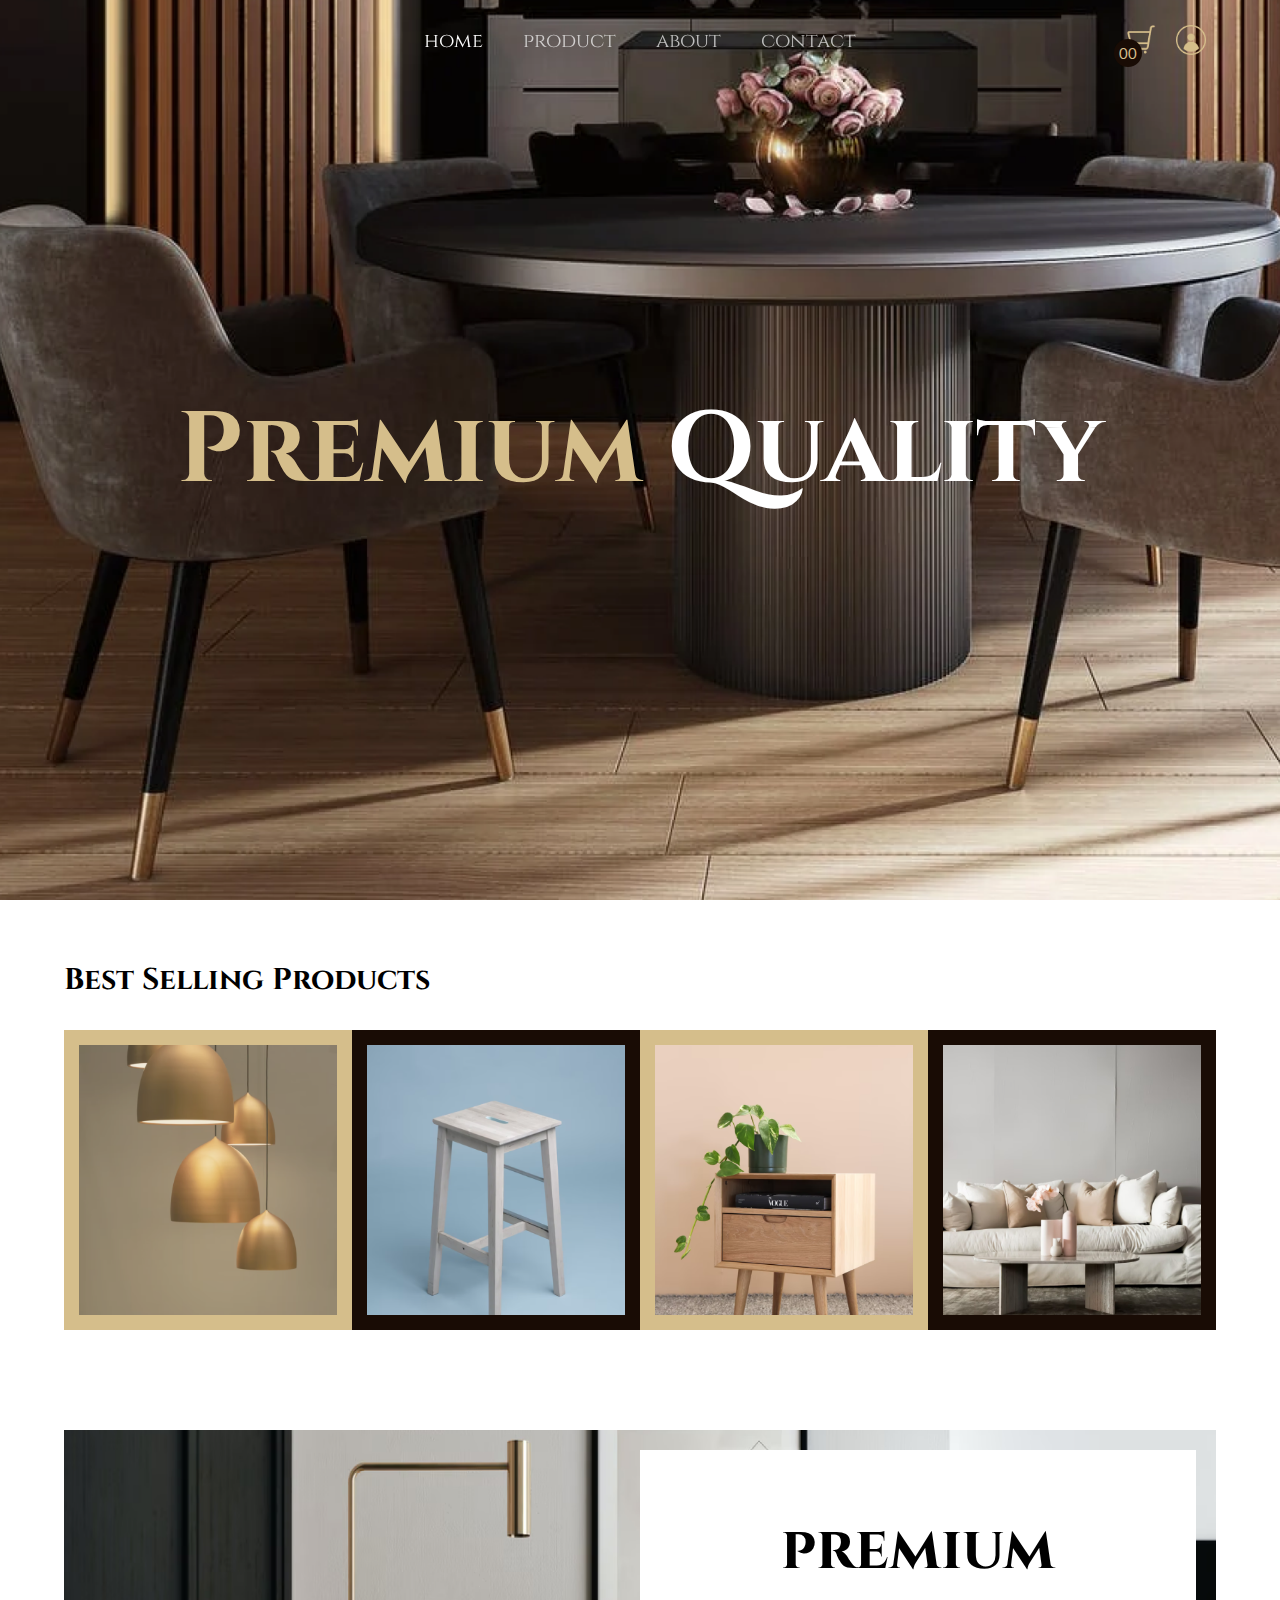
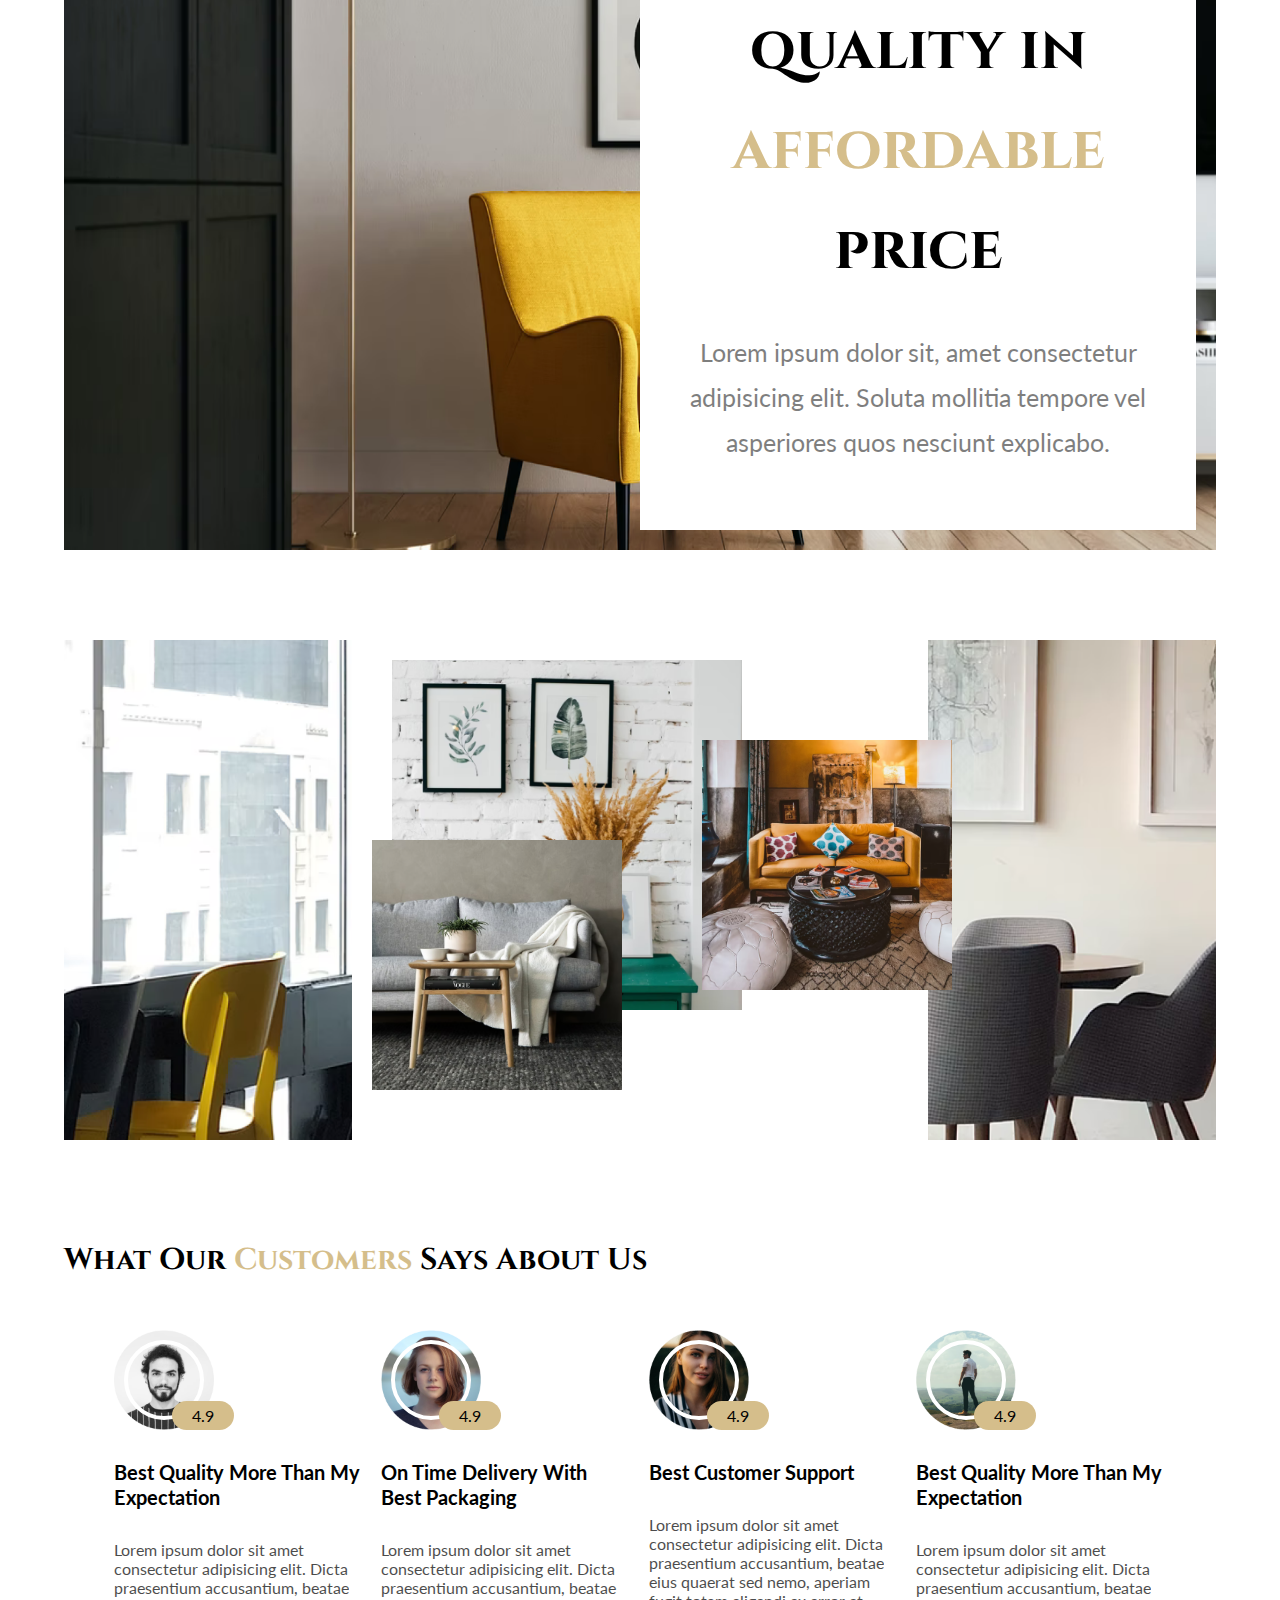
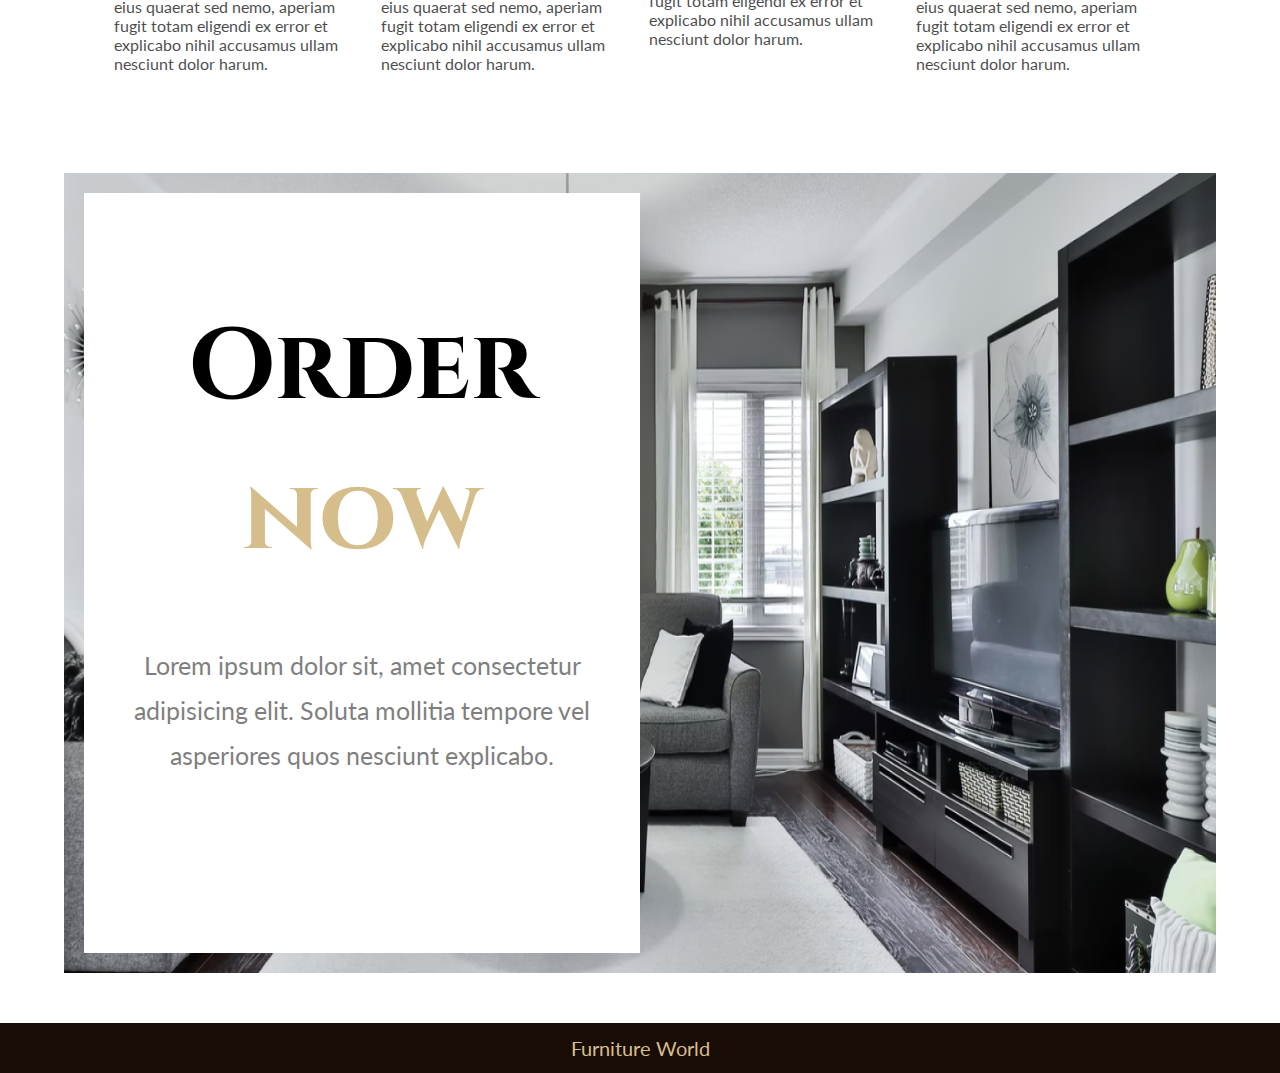
<file: index.html>
<!DOCTYPE html>
<html lang="en">
  <head>
    <meta charset="UTF-8" />
    <meta http-equiv="X-UA-Compatible" content="IE=edge" />
    <meta name="viewport" content="width=device-width, initial-scale=1.0" />
    <title>Document</title>
    <link rel="preconnect" href="https://fonts.googleapis.com" />
    <link rel="preconnect" href="https://fonts.gstatic.com" crossorigin />
    <link
      href="https://fonts.googleapis.com/css2?family=Cinzel&family=Lato&display=swap"
      rel="stylesheet"
    />
    <link rel="stylesheet" href="css/style.css" />
  </head>
  <body>

    <!-- navbar -->
    <nav class="navbar">
        <ul class="links-container">
            <li class="link-item"><a href="#" class="link active">home</a></li>
            <li class="link-item"><a href="#" class="link">product</a></li>
            <li class="link-item"><a href="#" class="link">about</a></li>
            <li class="link-item"><a href="#" class="link">contact</a></li>
        </ul>
        <div class="user-interactions">
            <div class="cart">
                <img src="img/cart.png" class="cart-icon" alt="">
                <span class="cart-item-count">00</span>
            </div>
            <div class="user">
                <img src="img/user.png" class="user-icon" alt="">
            </div>
        </div>
    </nav>

    <!-- header -->
    <header class="header-section">
        <h1 class="header-heading"><span>premium</span> quality</h1>
    </header>

    <!-- best selling products -->
    <section class="best-selling-product-section">
        <h1 class="section-title">best selling products</h1>
        <div class="product-container">
            <div class="product-card">
                <img src="img/product-1.png" class="product-img" alt="">
                <p class="product-name">lights -></p>
            </div>
            <div class="product-card">
                <img src="img/product-2.png" class="product-img" alt="">
                <p class="product-name">table -></p>
            </div>
            <div class="product-card">
                <img src="img/product-3.png" class="product-img" alt="">
                <p class="product-name">storage -></p>
            </div>
            <div class="product-card">
                <img src="img/product-4.png" class="product-img" alt="">
                <p class="product-name">sofa -></p>
            </div>
        </div>

    </section>

    <!--mid section  -->
    <section class="mid-section">
        <div class="section-item-container">
            <img src="img/bg-2.png" alt="" class="section-bg">
            <div class="section-info">
                <h1 class="title">premium quality in <span>affordable</span> price</h1>
                <p class="info">Lorem ipsum dolor sit, amet consectetur adipisicing elit. Soluta mollitia tempore vel asperiores quos nesciunt explicabo.
                </p>
            </div>
        </div>
    </section>

    <!-- image colection section -->
    <section class="image-mid-section">
        <div class="image-collage">
            <div class="image-collection">
                <img src="img/poster-1.png" class="collage-img" alt="">
                <img src="img/poster-2.png" class="collage-img" alt="">
                <img src="img/poster-3.png" class="collage-img" alt="">
            </div>
        </div>
    </section>

    <!-- Review section -->
    <section class="review-section">
        <h1 class="section-title">What our <span>customers</span> says about us</h1>
        <div class="review-container">
            <div class="review-card">
                <div class="user-dp" data-rating="4.9"><img src="img/user 1.png" alt=""> </div>
                <h2 class="review-title">best quality more than my expectation</h2>
                <p class="review">Lorem ipsum dolor sit amet consectetur adipisicing elit. Dicta praesentium accusantium, beatae eius quaerat sed nemo, aperiam fugit totam eligendi ex error et explicabo nihil accusamus ullam nesciunt dolor harum.</p>
            </div>
            <div class="review-card">
                <div class="user-dp" data-rating="4.9"><img src="img/user 2.png" alt=""> </div>
                <h2 class="review-title">On time delivery with best packaging</h2>
                <p class="review">Lorem ipsum dolor sit amet consectetur adipisicing elit. Dicta praesentium accusantium, beatae eius quaerat sed nemo, aperiam fugit totam eligendi ex error et explicabo nihil accusamus ullam nesciunt dolor harum.</p>
            </div>
            <div class="review-card">
                <div class="user-dp" data-rating="4.9"><img src="img/user 3.png" alt=""> </div>
                <h2 class="review-title">Best customer support</h2>
                <p class="review">Lorem ipsum dolor sit amet consectetur adipisicing elit. Dicta praesentium accusantium, beatae eius quaerat sed nemo, aperiam fugit totam eligendi ex error et explicabo nihil accusamus ullam nesciunt dolor harum.</p>
            </div>
            <div class="review-card">
                <div class="user-dp" data-rating="4.9"><img src="img/user 4.png" alt=""> </div>
                <h2 class="review-title">best quality more than my expectation</h2>
                <p class="review">Lorem ipsum dolor sit amet consectetur adipisicing elit. Dicta praesentium accusantium, beatae eius quaerat sed nemo, aperiam fugit totam eligendi ex error et explicabo nihil accusamus ullam nesciunt dolor harum.</p>
            </div>
        </div>
    </section>

    <!-- End section -->
    <section class=end-section>
        <div class="section-item-container">
            <img src="img/bg-3.png" alt="" class="section-bg">
            <div class="section-info">
                <h1 class="title">Order <span>now</span></h1>
                <p class="info">Lorem ipsum dolor sit, amet consectetur adipisicing elit. Soluta mollitia tempore vel asperiores quos nesciunt explicabo.
                </p>
            </div>
        </div>
    </section>

    <footer>
        Furniture World
    </footer>

    <script src="js/home.js"></script>
  </body>
</html>
</file>
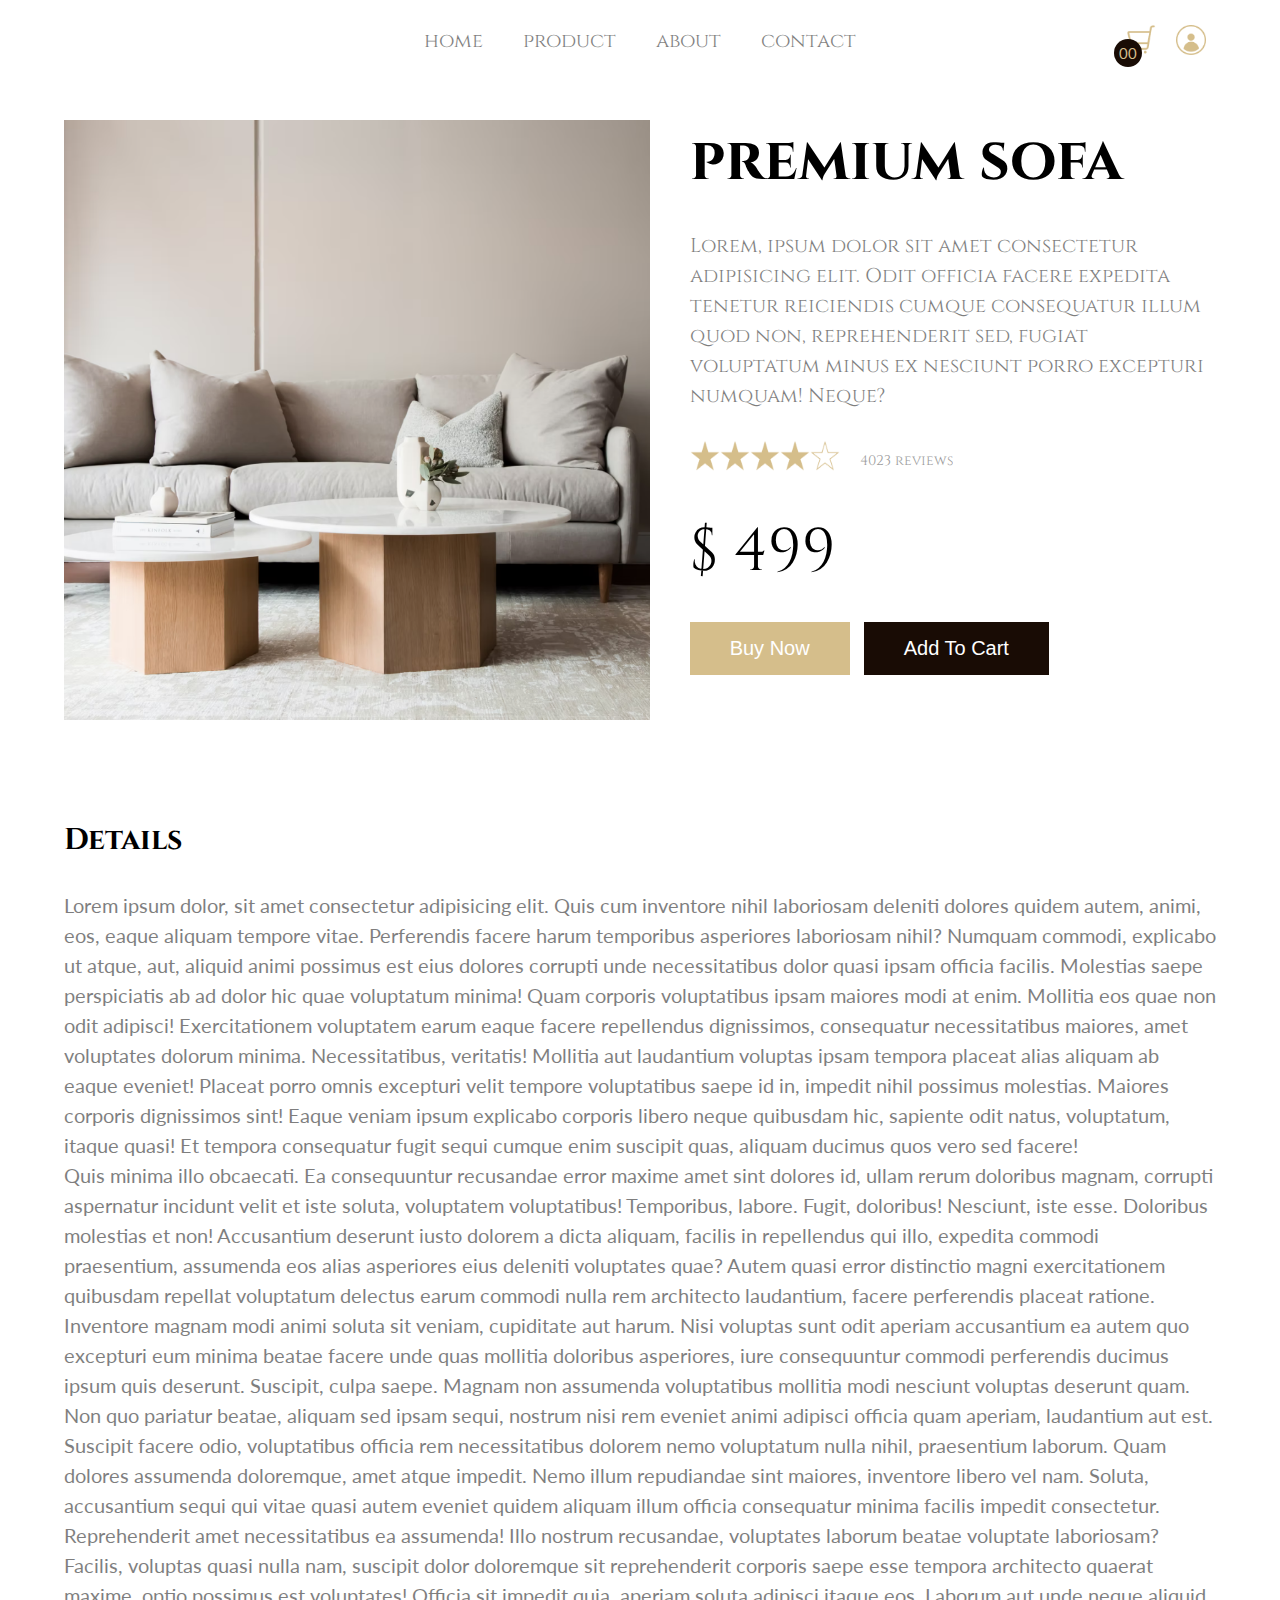
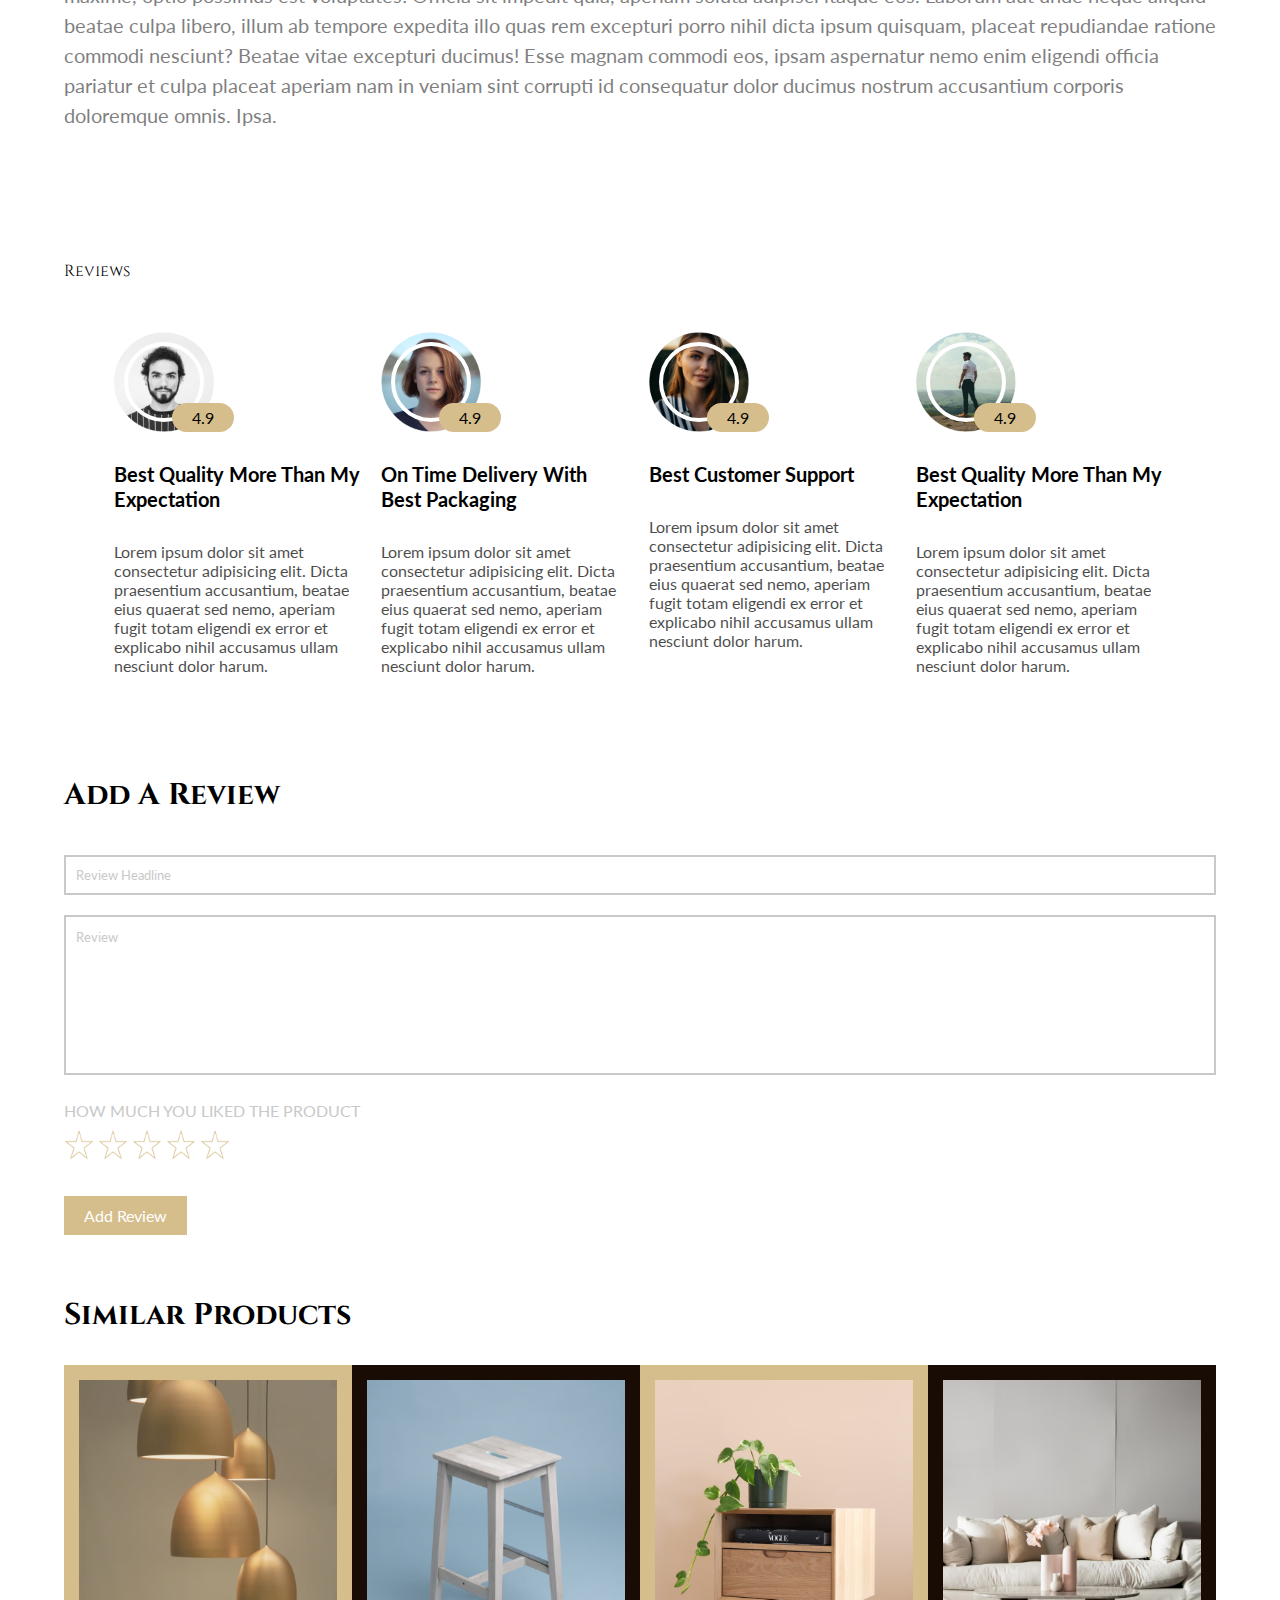
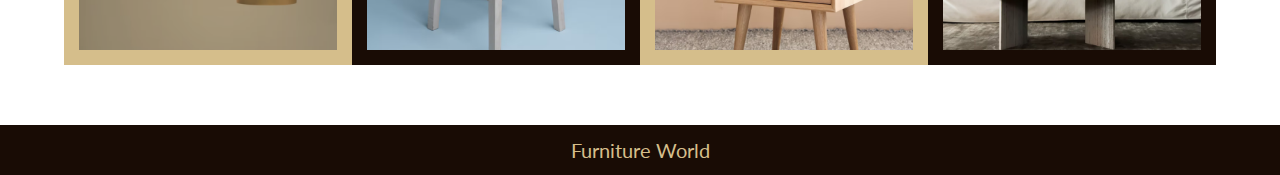
<file: product.html>
<!DOCTYPE html>
<html lang="en">
  <head>
    <meta charset="UTF-8" />
    <meta http-equiv="X-UA-Compatible" content="IE=edge" />
    <meta name="viewport" content="width=device-width, initial-scale=1.0" />
    <title>Online Store - product page</title>
    <link rel="preconnect" href="https://fonts.googleapis.com" />
    <link rel="preconnect" href="https://fonts.gstatic.com" crossorigin />
    <link
      href="https://fonts.googleapis.com/css2?family=Cinzel&family=Lato&display=swap"
      rel="stylesheet"
    />
    <link rel="stylesheet" href="css/style.css" />
    <link rel="stylesheet" href="css/product.css" />
  </head>
  <body>

    <!-- navbar -->
    <nav class="navbar bg">
        <ul class="links-container">
            <li class="link-item"><a href="#" class="link active">home</a></li>
            <li class="link-item"><a href="#" class="link">product</a></li>
            <li class="link-item"><a href="#" class="link">about</a></li>
            <li class="link-item"><a href="#" class="link">contact</a></li>
        </ul>
        <div class="user-interactions">
            <div class="cart">
                <img src="img/cart.png" class="cart-icon" alt="">
                <span class="cart-item-count">00</span>
            </div>
            <div class="user">
                <img src="img/user.png" class="user-icon" alt="">
            </div>
        </div>
    </nav>

    <!-- Product-detail -->
    <section class="product-section">
        <img src="img/product-image.png" class="product-image" alt="">
        <div class="product-detail">
            <h1 class="product-title">premium sofa</h1>
            <p class="product-des">Lorem, ipsum dolor sit amet consectetur adipisicing elit. Odit officia facere expedita tenetur reiciendis cumque consequatur illum quod non, reprehenderit sed, fugiat voluptatum minus ex nesciunt porro excepturi numquam! Neque?</p>

            <div class="ratings">
                <img src="img/fill star.png" class="star" alt="">
                <img src="img/fill star.png" class="star" alt="">
                <img src="img/fill star.png" class="star" alt="">
                <img src="img/fill star.png" class="star" alt="">
                <img src="img/no fill star.png" class="star" alt="">
                <span class="rating-count">4023 reviews</span>
            </div>
            <p class="price">$ 499</p>
            <div class="btn-container">
                <button class="product-btn buy-btn">buy now</button>
                <button class="product-btn cart-btn">add to cart</button>
            </div>
        </div>
    </section>

    <section class="detail-des">
        <h1 class="section-title">details</h1>
        <p class="des"> Lorem ipsum dolor, sit amet consectetur adipisicing elit. Quis cum inventore nihil laboriosam deleniti dolores quidem autem, animi, eos, eaque aliquam tempore vitae. Perferendis facere harum temporibus asperiores laboriosam nihil?
        Numquam commodi, explicabo ut atque, aut, aliquid animi possimus est eius dolores corrupti unde necessitatibus dolor quasi ipsam officia facilis. Molestias saepe perspiciatis ab ad dolor hic quae voluptatum minima!
        Quam corporis voluptatibus ipsam maiores modi at enim. Mollitia eos quae non odit adipisci! Exercitationem voluptatem earum eaque facere repellendus dignissimos, consequatur necessitatibus maiores, amet voluptates dolorum minima. Necessitatibus, veritatis!
        Mollitia aut laudantium voluptas ipsam tempora placeat alias aliquam ab eaque eveniet! Placeat porro omnis excepturi velit tempore voluptatibus saepe id in, impedit nihil possimus molestias. Maiores corporis dignissimos sint!
        Eaque veniam ipsum explicabo corporis libero neque quibusdam hic, sapiente odit natus, voluptatum, itaque quasi! Et tempora consequatur fugit sequi cumque enim suscipit quas, aliquam ducimus quos vero sed facere!
       
        <br>
        Quis minima illo obcaecati. Ea consequuntur recusandae error maxime amet sint dolores id, ullam rerum doloribus magnam, corrupti aspernatur incidunt velit et iste soluta, voluptatem voluptatibus! Temporibus, labore. Fugit, doloribus!
        Nesciunt, iste esse. Doloribus molestias et non! Accusantium deserunt iusto dolorem a dicta aliquam, facilis in repellendus qui illo, expedita commodi praesentium, assumenda eos alias asperiores eius deleniti voluptates quae?
        Autem quasi error distinctio magni exercitationem quibusdam repellat voluptatum delectus earum commodi nulla rem architecto laudantium, facere perferendis placeat ratione. Inventore magnam modi animi soluta sit veniam, cupiditate aut harum.
        Nisi voluptas sunt odit aperiam accusantium ea autem quo excepturi eum minima beatae facere unde quas mollitia doloribus asperiores, iure consequuntur commodi perferendis ducimus ipsum quis deserunt. Suscipit, culpa saepe.
        Magnam non assumenda voluptatibus mollitia modi nesciunt voluptas deserunt quam. Non quo pariatur beatae, aliquam sed ipsam sequi, nostrum nisi rem eveniet animi adipisci officia quam aperiam, laudantium aut est.
        <br>
        Suscipit facere odio, voluptatibus officia rem necessitatibus dolorem nemo voluptatum nulla nihil, praesentium laborum. Quam dolores assumenda doloremque, amet atque impedit. Nemo illum repudiandae sint maiores, inventore libero vel nam.
        Soluta, accusantium sequi qui vitae quasi autem eveniet quidem aliquam illum officia consequatur minima facilis impedit consectetur. Reprehenderit amet necessitatibus ea assumenda! Illo nostrum recusandae, voluptates laborum beatae voluptate laboriosam?
        Facilis, voluptas quasi nulla nam, suscipit dolor doloremque sit reprehenderit corporis saepe esse tempora architecto quaerat maxime, optio possimus est voluptates! Officia sit impedit quia, aperiam soluta adipisci itaque eos.
        Laborum aut unde neque aliquid beatae culpa libero, illum ab tempore expedita illo quas rem excepturi porro nihil dicta ipsum quisquam, placeat repudiandae ratione commodi nesciunt? Beatae vitae excepturi ducimus!
        Esse magnam commodi eos, ipsam aspernatur nemo enim eligendi officia pariatur et culpa placeat aperiam nam in veniam sint corrupti id consequatur dolor ducimus nostrum accusantium corporis doloremque omnis. Ipsa.</p>
    </section>

     <!-- Review section -->
     <section class="review-section">
        <h1 class="section-title"></h1>Reviews</h1>
        <div class="review-container">
            <div class="review-card">
                <div class="user-dp" data-rating="4.9"><img src="img/user 1.png" alt=""> </div>
                <h2 class="review-title">best quality more than my expectation</h2>
                <p class="review">Lorem ipsum dolor sit amet consectetur adipisicing elit. Dicta praesentium accusantium, beatae eius quaerat sed nemo, aperiam fugit totam eligendi ex error et explicabo nihil accusamus ullam nesciunt dolor harum.</p>
            </div>
            <div class="review-card">
                <div class="user-dp" data-rating="4.9"><img src="img/user 2.png" alt=""> </div>
                <h2 class="review-title">On time delivery with best packaging</h2>
                <p class="review">Lorem ipsum dolor sit amet consectetur adipisicing elit. Dicta praesentium accusantium, beatae eius quaerat sed nemo, aperiam fugit totam eligendi ex error et explicabo nihil accusamus ullam nesciunt dolor harum.</p>
            </div>
            <div class="review-card">
                <div class="user-dp" data-rating="4.9"><img src="img/user 3.png" alt=""> </div>
                <h2 class="review-title">Best customer support</h2>
                <p class="review">Lorem ipsum dolor sit amet consectetur adipisicing elit. Dicta praesentium accusantium, beatae eius quaerat sed nemo, aperiam fugit totam eligendi ex error et explicabo nihil accusamus ullam nesciunt dolor harum.</p>
            </div>
            <div class="review-card">
                <div class="user-dp" data-rating="4.9"><img src="img/user 4.png" alt=""> </div>
                <h2 class="review-title">best quality more than my expectation</h2>
                <p class="review">Lorem ipsum dolor sit amet consectetur adipisicing elit. Dicta praesentium accusantium, beatae eius quaerat sed nemo, aperiam fugit totam eligendi ex error et explicabo nihil accusamus ullam nesciunt dolor harum.</p>
            </div>
        </div>
    </section>

    <!-- add review form -->
    <div class="add-review-section">
        <h1 class="section-title">add a review</h1>
        <input type="text" class="review-headline" placeholder="review headline">
        <textarea placeholder="review" class="review-field"></textarea>
        <p class="rating-text">how much you liked the product</p>
        <div class="star-container">
            <img src="img/no fill star.png" class="rating-star" alt="">
            <img src="img/no fill star.png" class="rating-star" alt="">
            <img src="img/no fill star.png" class="rating-star" alt="">
            <img src="img/no fill star.png" class="rating-star" alt="">
            <img src="img/no fill star.png" class="rating-star" alt="">
            
        </div>
        <button class="add-review-btn">add review</button>
    </div>

    <!-- similar products -->
    <section class="best-selling-product-section">
        <h1 class="section-title">similar products</h1>
        <div class="product-container">
            <div class="product-card">
                <img src="img/product-1.png" class="product-img" alt="">
                <p class="product-name">lights -></p>
            </div>
            <div class="product-card">
                <img src="img/product-2.png" class="product-img" alt="">
                <p class="product-name">table -></p>
            </div>
            <div class="product-card">
                <img src="img/product-3.png" class="product-img" alt="">
                <p class="product-name">storage -></p>
            </div>
            <div class="product-card">
                <img src="img/product-4.png" class="product-img" alt="">
                <p class="product-name">sofa -></p>
            </div>
        </div>

    </section>

    <footer>
        Furniture World
    </footer>

    <script src="js/product.js"></script>

</body>
</html>
</file>
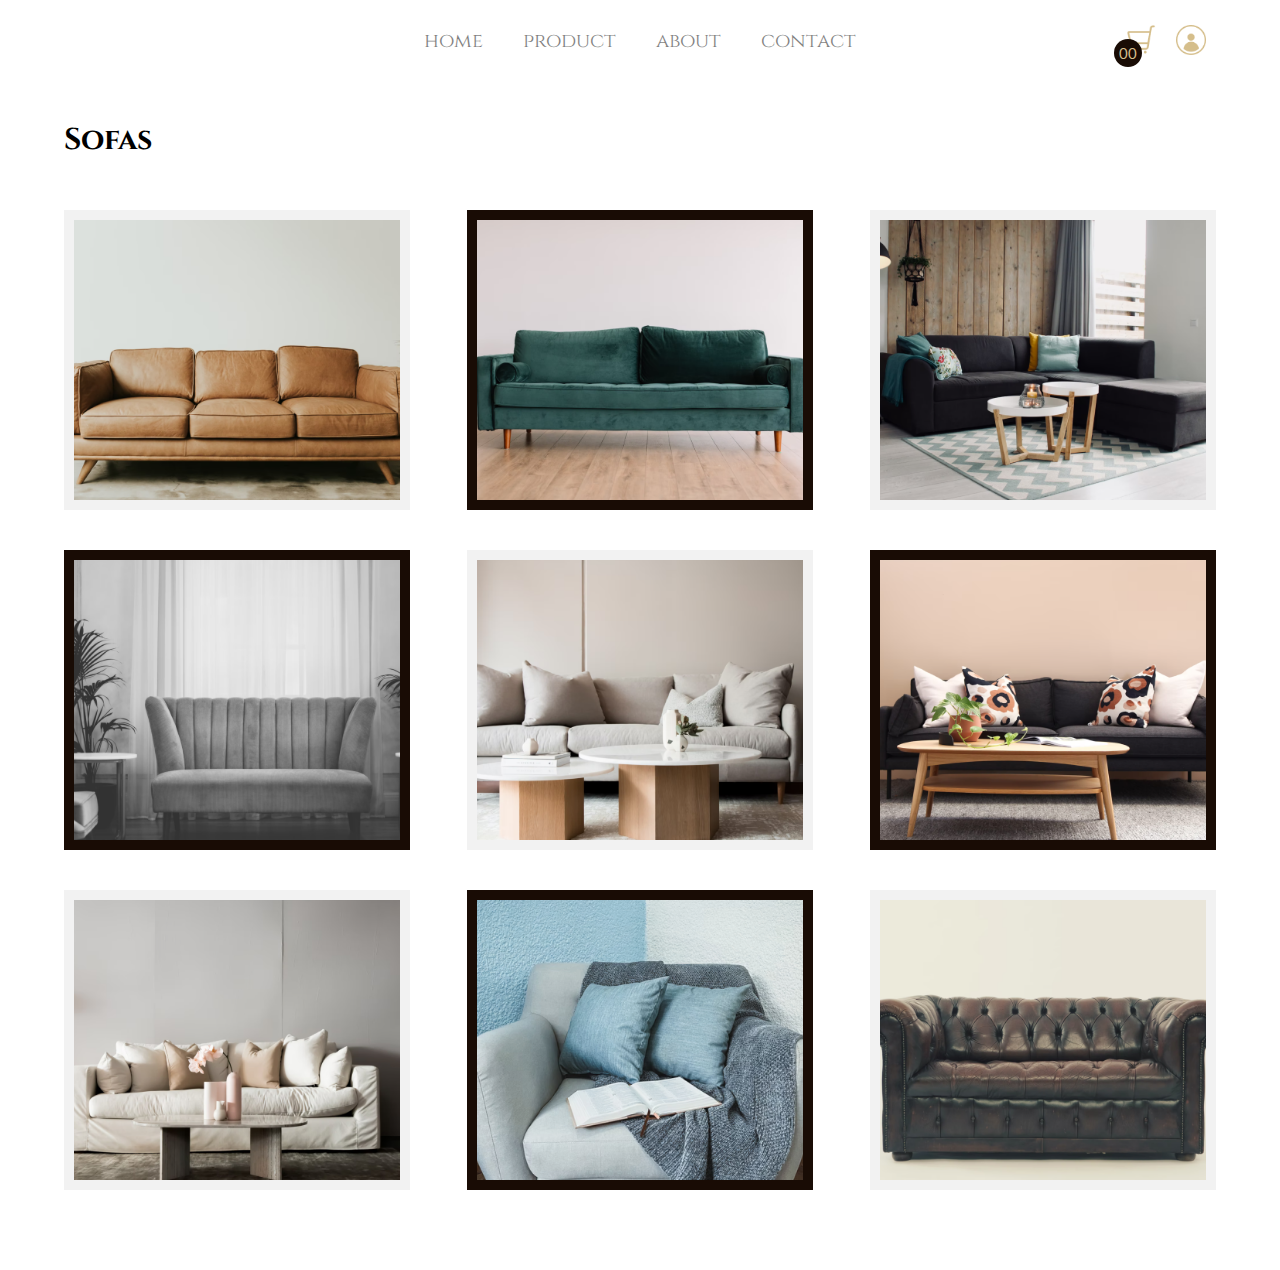
<file: search.html>
<!DOCTYPE html>
<html lang="en">
<head>
    <meta charset="UTF-8">
    <meta http-equiv="X-UA-Compatible" content="IE=edge">
    <meta name="viewport" content="width=device-width, initial-scale=1.0">
    <title>Online Store-search results</title>
    <link rel="preconnect" href="https://fonts.googleapis.com" />
    <link rel="preconnect" href="https://fonts.gstatic.com" crossorigin />
    <link
      href="https://fonts.googleapis.com/css2?family=Cinzel&family=Lato&display=swap"
      rel="stylesheet"
    />
    <link rel="stylesheet" href="css/style.css" />
    <link rel="stylesheet" href="css/search.css" />
</head>
<body>
    <!-- navbar -->
    <nav class="navbar bg">
        <ul class="links-container">
            <li class="link-item"><a href="#" class="link active">home</a></li>
            <li class="link-item"><a href="#" class="link">product</a></li>
            <li class="link-item"><a href="#" class="link">about</a></li>
            <li class="link-item"><a href="#" class="link">contact</a></li>
        </ul>
        <div class="user-interactions">
            <div class="cart">
                <img src="img/cart.png" class="cart-icon" alt="">
                <span class="cart-item-count">00</span>
            </div>
            <div class="user">
                <img src="img/user.png" class="user-icon" alt="">
            </div>
        </div>
    </nav>

  

    <!-- best selling products -->
    <section class="search-listing">
        <h1 class="section-title">sofas</h1>
        <div class="product-container">
            <div class="product-card">
                <img src="img/sofa-1.png" class="product-img" alt="">
                <p class="product-price">$ 499</p>
            </div>
            <div class="product-card">
                <img src="img/sofa-2.png" class="product-img" alt="">
                <p class="product-price">$ 499</p>
            </div>
            <div class="product-card">
                <img src="img/sofa-3.png" class="product-img" alt="">
                <p class="product-price">$ 499</p>
            </div>
            <div class="product-card">
                <img src="img/sofa-4.png" class="product-img" alt="">
                <p class="product-price">$ 499</p>
            </div>
            <div class="product-card">
                <img src="img/sofa-5.png" class="product-img" alt="">
                <p class="product-price">$ 499</p>
            </div>
            <div class="product-card">
                <img src="img/sofa-6.png" class="product-img" alt="">
                <p class="product-price">$ 499</p>
            </div>
            <div class="product-card">
                <img src="img/sofa-7.png" class="product-img" alt="">
                <p class="product-price">$ 499</p>
            </div>
            <div class="product-card">
                <img src="img/sofa-8.png" class="product-img" alt="">
                <p class="product-price">$ 499</p>
            </div>
            <div class="product-card">
                <img src="img/sofa-9.png" class="product-img" alt="">
                <p class="product-price">$ 499</p>
            </div>
            
            
        </div>

    </section>

</body>
</html>
</file>
<file: css/product.css>
.product-section{
    width: 100%;
    margin-top: 120px;
    padding: 0px 5vw;
    display: flex;
    gap: 40px;
}

.product-image{
    width: 70%;
    height: 600px;
    object-fit: cover;
}

.product-title{
font-size:  60px;
}

.product-des{
    margin: 30px 0;
    font-family: 'lato' sans-serif;
    opacity: 0.5;
    font-size: 20px;
    line-height: 30px;
}

.ratings{
    display: flex;
}

.ratings .star{
    width: 30px;
height: 30px;}

.rating-count{
    font-family: 'lato' sans-serif;
    opacity: 0.4;
    font-size: 14px;
    line-height: 40px;
    margin-left: 20px;
}

.price{
    font-size: 60px;
    margin: 30px 0;
}

.product-btn{
    padding: 15px 40px;
    border: none;
    color: #fff;
    outline: none;
    margin-right: 10px;
    font-size: 20px;
    cursor: pointer;
    text-transform: capitalize;
}

.buy-btn{
    background-color: #d5be8b;
}

.cart-btn{
    background-color: #190c05;
}

.detail-des, .review-section, .add-review-section{
    width: 100%;
    padding: 100px 5vw 0;
}

.des{
    font-family: 'lato', sans-serif;
   font-size: 20px;
    line-height: 30px;
    opacity: 0.5;  
}

.review-headline, .review-field{
    width: 100%;
    height: 40px;
    border: 2px solid #c9c9c9;
    margin: 10px 0;
    padding: 10px;
    line-height: 40px;
    font-family: 'lato', sans-serif;
    color: #000;
    outline: none;
    text-transform: capitalize;
}

::placeholder{
    color: #c9c9c9;
}

.review-field{
    height: 160px;
    resize: none;
    padding: 0 10px;
}

.review-headline:focus,
.review-field:focus{
    border-color: #d5be8b;
}

.review-headline:focus::placeholder,
.review-field:focus::placeholder{
    color: #d5be8b;
}

.rating-text{
    font-family: 'lato', sans-serif;
    color: #c9c9c9;
    text-transform: uppercase;
    margin: 10px 0;
}

.rating-star{
    width: 30px;
    height: 30px;
    cursor: pointer;
}

.add-review-btn{
    border: none;
    outline: none;
    background-color: #d5be8b;
    padding: 10px 20px;
    color: #fff;
    font-family: 'lato', sans-serif;
    font-size: 16px;
    text-transform: capitalize;
    margin-top: 30px;
    cursor: pointer;
}
</file>
<file: css/search.css>
.search-listing{
    width: 100%;
    height: auto;
    margin-top: 60px;
    padding: 60px 5vw;
}

.product-container{
    flex-wrap: wrap;
}

.product-card{
    width: 30%;
    margin: 20px 0;
    border: 10px solid #f2f2f2;
}

.product-price{
    position: absolute;
    font-family: 'lato', sans-serif;
    top: 50%;
    left: 50%;
    transform: translate(-50% -50%);
    color: #fff;
    text-transform: capitalize;
    font-size: 50px;
    opacity: 0;
    transition: .5s;
}

.product-card:hover .product-price{
    opacity: 1;
}
</file>
<file: css/style.css>
/* Reset */
*{
    margin: 0;
    padding: 0;
    box-sizing: border-box;
}

/* Main */

body{
    font-family: 'cinzel', serif;
}

/* Navbar */

.navbar{
    width: 100%;
    height: 80px;
    position: fixed;
    top: 0;
    left: 0;
    display: flex;
    justify-content: center;
    z-index: 9;
    transition: 0.5s;
}

.navbar.bg{
    background: #fff;
}

.links-container{
    display: flex;
    align-items: center;
    list-style: none;
}

.link-item{
    margin: 10px;
}

.link{
    font-size: 20px;
    color: #fff;
    text-decoration: none;
    padding: 10px;
    opacity: 0.7;
    transition: .5s;
}

.navbar.bg .link{
    color: #000;
    opacity: 0.5;
}
.link.active, .link:hover, .navbar.bg .link:hover,  .navbar.bg .link:active{
    opacity: 1;
}

/* Navbar-right */

.user-interactions{
    display: flex;
    position: absolute;
    right: 5vw;
    top: 50%;
    transform: translateY(-50%);
}

.cart, .user{
    width: 30px;
    height: 30px;
    position: relative;
    margin: 10px;
    cursor: pointer
}

.cart-icon, .user-icon{
    width: 100%;
    height: 100%;
    object-fit: cover;
}

.cart-item-count{
    font-family:'lato', sans-serif;
    color: #d5be8b;
    padding: 5px;
    font-size: 15px;
    border-radius: 50%;
    background: #190c05;
    position: absolute;
    bottom: -12px;
    left: -12px;
}

.header-section{
    width: 100%;
    height: 100vh;
    background: url(../img/header.png);
    background-size: cover;
    display: flex;
    justify-content: center;
    align-items: center;
}

.header-heading{
    font-size: 100px;
    text-transform: capitalize;
    color: #fff;
}

.header-heading span{
    color: #d5be8b;
}

/* Best selling products */

.best-selling-product-section{
    position: relative;
    padding: 60px 5vw;
}

.section-title{
    text-transform: capitalize;
    font-size: 30px;
    margin-bottom: 30px;
}

/* Products */

.product-container{
    display: flex;
    justify-content: space-between;
}

.product-card{
    border: 15px solid #d5be8b;
    width: 300px;
    height: 300px;
    overflow: hidden;
    position: relative;
    background: #d5be8b;
}

.product-card:nth-child(even){
    border-color: #190c05;
    background: #190c05;
}

.product-img{
    width: 100%;
    height: 100%;
    object-fit: cover;
    transition: -.5s;
}

.product-name{
    position: absolute;
    color: #fff;
    text-transform: capitalize;
    font-family: 'lato';
    font-size: 25px;
    bottom: 20px;
    left: 50%;
    transform: translate(-50%);
    opacity: 0;
    transition: .5s;
}

.product-card:hover .product-name{
    opacity: 1;
}

.product-card:hover .product-img{
    opacity: 0.5;
}

/* Mid */

.mid-section{
    width: 100%;
    height: 800px;
    padding: 40px 5vw;
}

.section-item-container{
    width: 100%;
    height: 100%;
    position: relative;
    padding: 20px;
}

.section-bg{
    width: 100%;
    height: 100%;
    position: absolute;
    z-index: -1;
    top: 0;
    left: 0;
}

.section-info{
    width: 50%;
    height: 100%;
    background: #fff;
    display: block;
    margin-left: auto;
    padding: 50px;
    text-align: center;
}

.title{
    font-size: 60px;
    line-height: 100px;
}

.title span{
    color: #d5be8b;
}

.info{
    font-family: 'lato', sans-serif;
    font-size: 25px;
    line-height: 45px;
    margin-top: 30px;
    opacity: 0.5;
}

/* image collage */
.image-mid-section{
    width: 100%;
    height: 600px;
    padding: 50px 5vw;
}

.image-collage{
    width: 100%;
    height: 100%;
    background: url(../img/bg-1.png);
    background-size: cover;
}

.image-collection{
    position: relative;
    display: block;
    width: 50%;
    height: 100%;
    background: #fff;
    margin: auto;
}

.collage-img{
    position: absolute;
    object-fit: cover;
    transition: .5s;
}

.collage-img:nth-child(1){
   width: 350px;
   height: 350px;
   top: 20px;
   left: 40px;
}

.collage-img:nth-child(2){
    width: 250px;
   height: 250px;
   top: 200px;
   left: 20px;
}

.collage-img:nth-child(3){
    width: 250px;
   height: 250px;
   top: 100px;
   left: 350px;
}

.collage-img:hover{ 
    transform: translateY(-10px);

}

.review-section{
    padding: 50px 5vw;
}

.section-title span{
    color: #d5be8b;
}

/* Reviews */
.review-container{
    margin: 50px;
    margin-bottom: 0;
    display: flex;
    justify-content: space-between;
}

.review-card{
    width: 250px;
    height: auto;
    font-family: 'lato', sans-serif;
}

.user-dp{
    width: 100px;
    height: 100px;
    border-radius: 50%;
    position: relative;
}

.user-dp img{
    width: 100%;
    height: 100%;
    object-fit: cover;
}

.user-dp::before{
    content: '';
    position: absolute;
    top: 10px;
    left: 10px;
    right: 10px;
    bottom: 10px;
    border: 4px solid #fff;
    border-radius: 50%;
}

.user-dp::after{
    content: attr(data-rating);
    position: absolute;
    bottom: 0;
    right: -20px;
    padding: 5px 20px;
    border-radius: 20px;
    background: #d5be8b;
}

.review-title{
    font-size: 20px;
    line-height: 25px;
    margin: 30px 0;
    text-transform: capitalize;
}

.review{
    opacity: 0.7;
}

.end-section{
    padding: 50px 5vw;
}

.end-section .section-item-container{
    width: 100%;
    height: 800px;
}

.end-section .section-info{
    margin: 0;
}

.end-section .title{
    font-size: 100px ;
    line-height: 150px;
    margin: 50px;
}

footer{
    font-family: 'lato', sans-serif;
    color: #d5be8b;
    background: #190c05;
    width: 100%;
    height: 50px;
    line-height: 50px;
    text-align: center;
    text-transform: capitalize;
    font-size: 20px;
}
</file>
